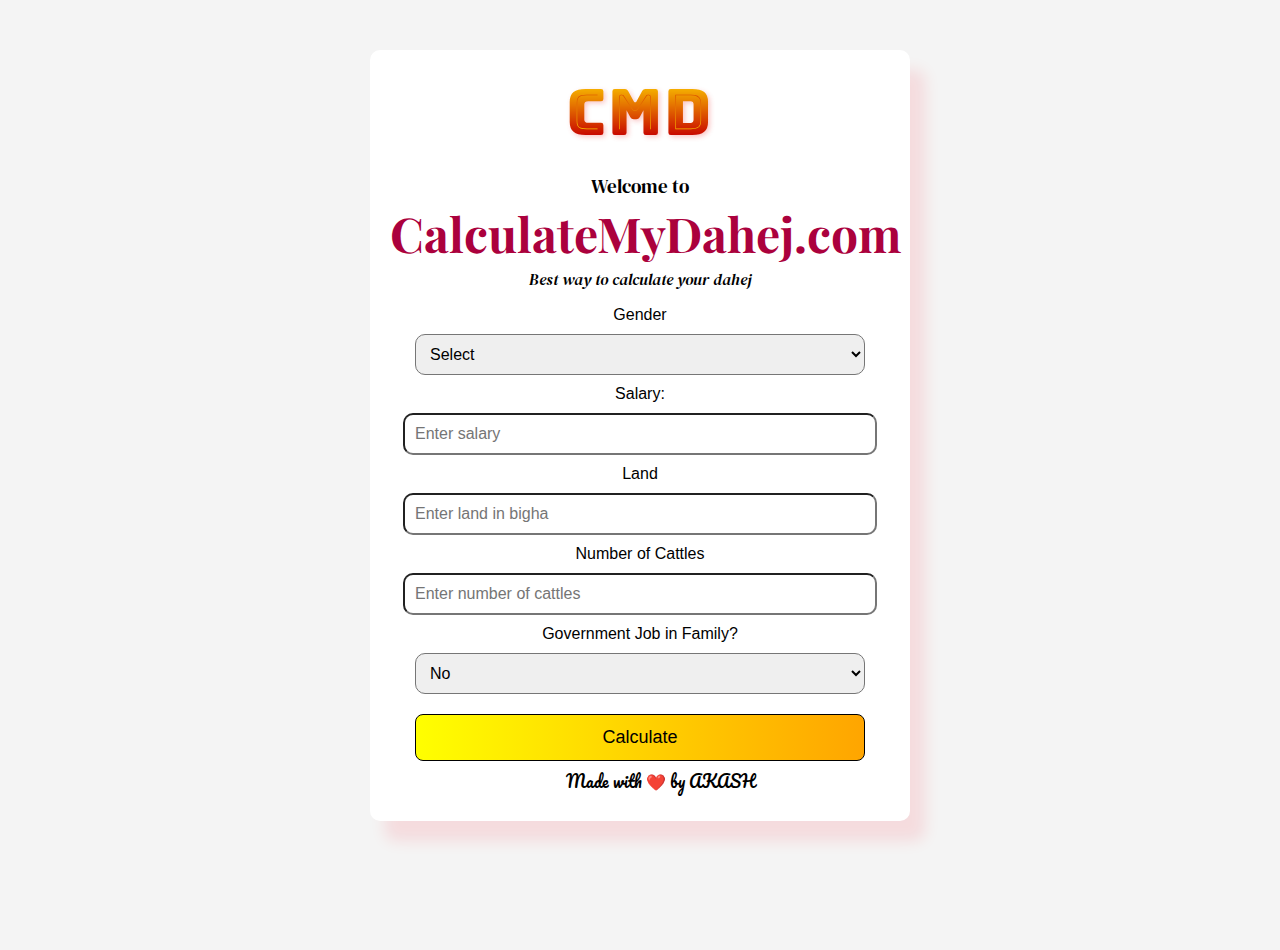
<file: CMD/index.html>
<!DOCTYPE html>
<html lang="en">
<head>
    <meta charset="UTF-8">
    <meta name="viewport" content="width=device-width, initial-scale=1.0">
    <title>CalculateMyDahej.com</title>
    <link rel="stylesheet" href="styles.css">

    <link rel="preconnect" href="https://fonts.googleapis.com">
<link rel="preconnect" href="https://fonts.gstatic.com" crossorigin>
<link href="https://fonts.googleapis.com/css2?family=Boldonse&family=Bungee+Tint&display=swap" rel="stylesheet">
</head>
<body>
    <div class="container">
        <h1>CMD</h1>
        <p class="welcome-text">Welcome to</p>
        <h2 class="site-name">CalculateMyDahej.com</h2>
        
        <p class="para"><i>Best way to calculate your dahej</i></p>
        
        <label>Gender</label>
        <select id="gender">
            <option value="">Select</option>
            <option value="M">Male</option>
            <option value="F">Female</option>
        </select>
        
        <label>Salary:</label>
        <input type="number" id="salary" placeholder="Enter salary">
        
        <label>Land</label>
        <input type="number" id="khet" placeholder="Enter land in bigha">
        
        <label>Number of Cattles</label>
        <input type="number" id="cows" placeholder="Enter number of cattles">
        
        <label>Government Job in Family?</label>
        <select id="govtJob" onchange="togglePost()">
            <option value="No">No</option>
            <option value="Yes">Yes</option>
        </select>
        
        <div id="post-section" style="display:none;">
            <label>Government Job Post:</label>
            <input type="text" id="post" placeholder="Enter post">
        </div>
        
        <button id="calculate-btn" onclick="calculateDahej()">Calculate</button>

        <p class="footer">Made with ❤️ by AKASH</p>
    </div>
    
    <div class="popup" id="popup">
        <!-- Inside the popup div -->
<div class="loading" id="loading"></div>
<h2 id="popup-text">Calculating...</h2>

    </div>
    
    <script src="script.js"></script>
</body>
</html>
</file>
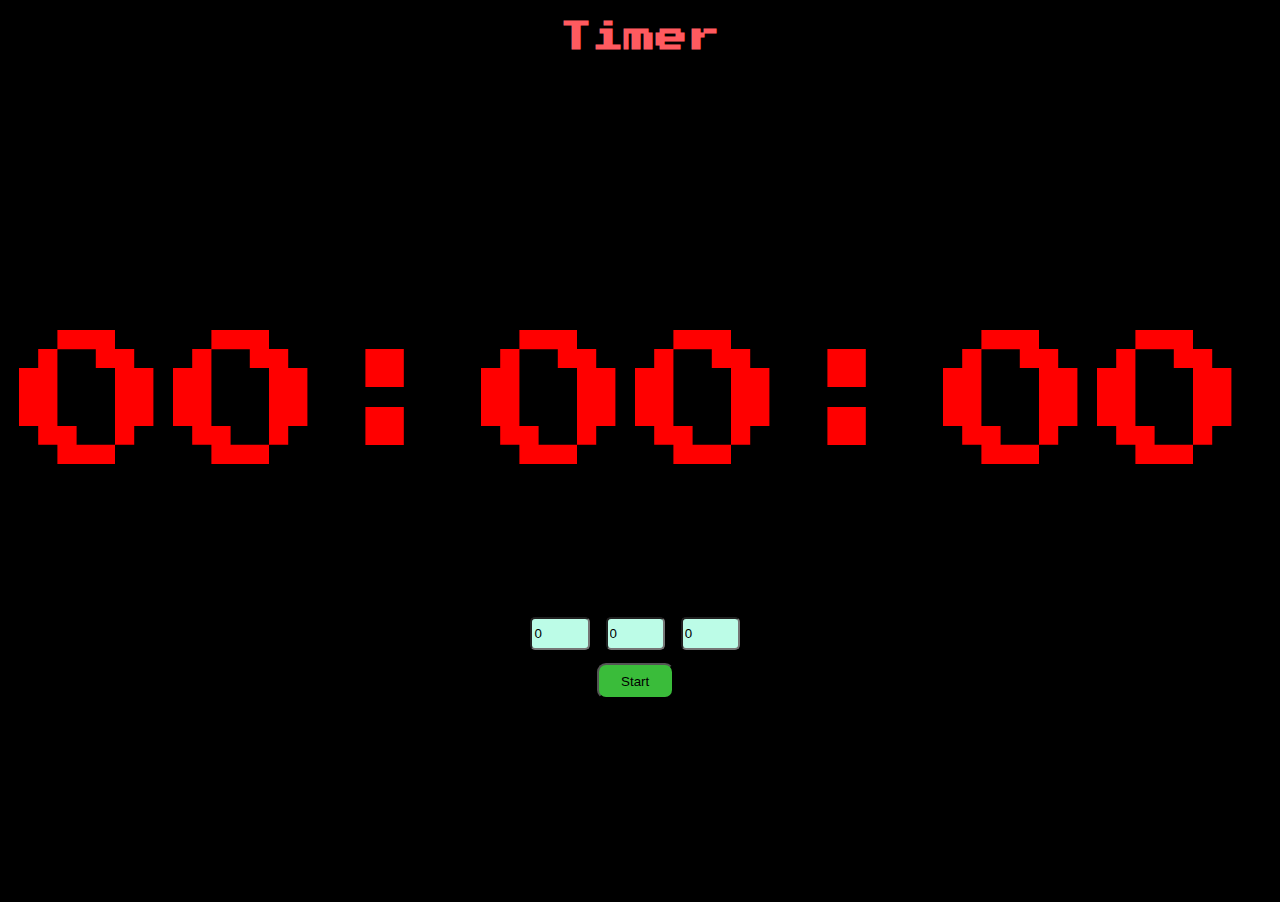
<file: Timer/index.html>
<!DOCTYPE html>
<html lang="en">
<head>
    <meta charset="UTF-8">
    <meta name="viewport" content="width=device-width, initial-scale=1.0">
    <title>Timer</title>
    <link rel="stylesheet" href="style.css">
    <script src="script.js" defer></script>
    <link href="https://fonts.googleapis.com/css2?family=Press+Start+2P&display=swap" rel="stylesheet">

</style>

</head>
<body>
    <h1 style="color:#ff5a5f;"><center>Timer</center></h1>
    <div class="container">
        <div class="cont">
            
            <div class="timer" id="timerDisplay">00:00:00</div>
            <div class="upper">

                <div class="set">
    
                    <input type="number" id="hours" value="0" min="0" placeholder="HR">
                    <input type="number" id="minutes" value="0" min="0" placeholder="MINS">
                    <input type="number" id="seconds" value="0" min="0" placeholder="SEC">
                </div>
                <div class="start">
                    <button id="start-btn" >Start</button>
                    <!-- <button id="start-btn" >Start</button> -->
                </div>
            </div>
            <div class="add-buttons">
                
                <button id="Edit" >Edit timer</button>
                <button id="Reset" >Reset</button>
                <button id="Stop" >Stop</button>
                
            </div>
        </div>

    </div>

    
</body>
</html>
</file>
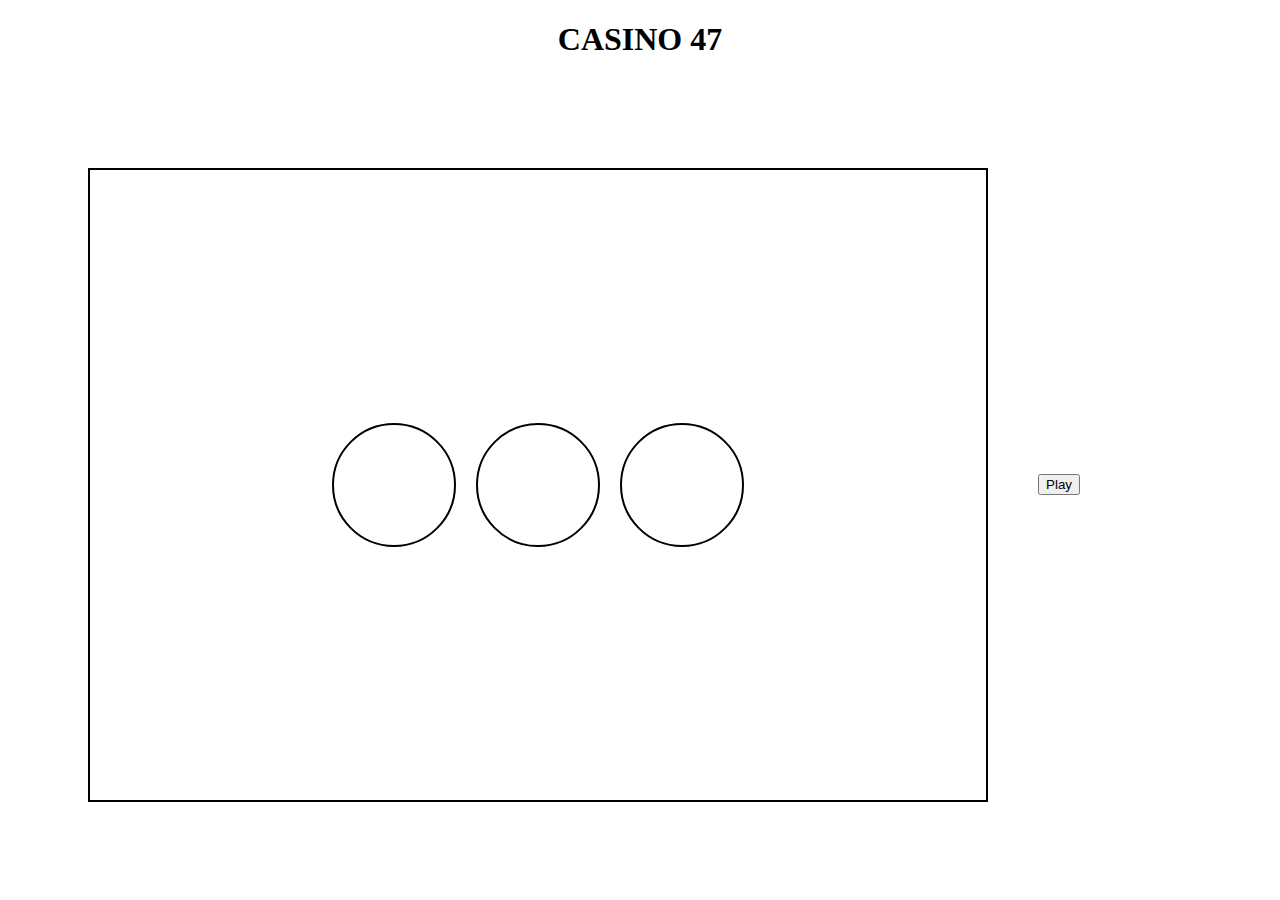
<file: CasinoGame.html>
<!DOCTYPE html>
<html lang="en">
<head>
    <meta charset="UTF-8">
    <meta name="viewport" content="width=device-width, initial-scale=1.0">
    <title>Casino 47 </title>
    <style>
        .h1{
            text-align: center;
            font-family: Broadway;
        }
        .container{
            height: 90vh;
            width: 90vw;
            display: flex;
            align-items: center;
            justify-content: center;
        }
       .div{
            height: 70vh;
            width: 70vw;
            border: 2px solid black;
            display: flex;
            justify-content: center;
            align-items: center;

        }
        button{
            margin-left: 50px;
            margin-bottom: 0px;
            
        }
      
        
        .box {
  margin: 10px;
  padding: 10px;
  height: 100px;
  width: 100px;
  border: 2px solid black;
  border-radius: 50%;
  display: flex;
  justify-content: center;
  align-items: center;
  background-size: cover; 
  background-position: center; 
}

/* .box1 {
  background-image: url('GF.jpeg');
}
.box2 {
  background-image: url('batman.png'); 
}
.box3 {
  background-image: url('iron-man.png'); 
} */
    </style>
</head>
<body>
   
    <h1 class="h1">CASINO 47</h1>
    <div class="container">
        <div class="div">
           
                <div class="box box1" ></div>
                <div class="box box2"></div>
                <div class="box box3"></div>
                
                  
                  
              
            </div>
            <button class="btn">Play</button>
    </div>
   
</body>
<script src="47.js"></script>
</html>
</file>
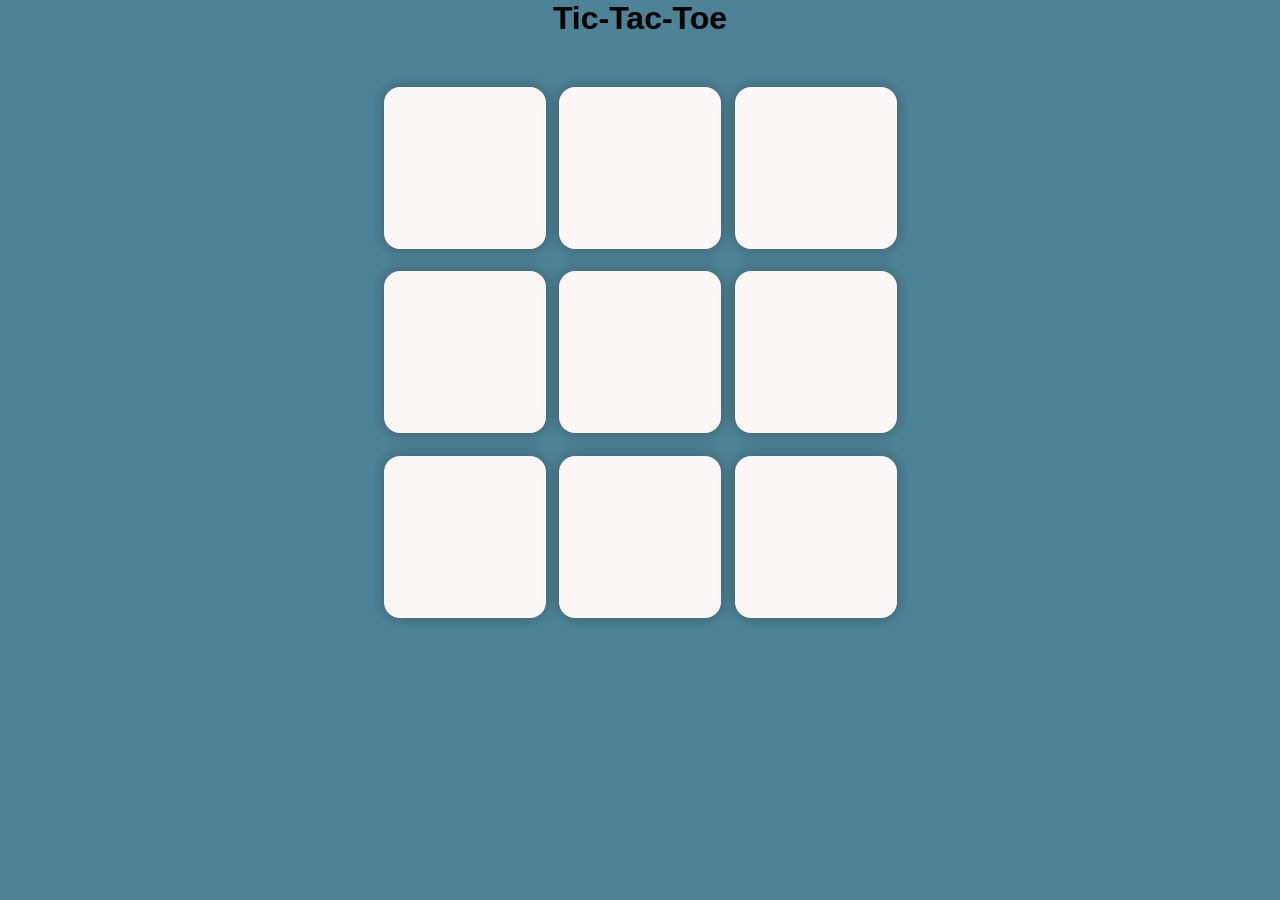
<file: Tic-Tac-Toe.html>
<!DOCTYPE html>
<html lang="en">
<head>
    <meta charset="UTF-8">
    <meta name="viewport" content="width=device-width, initial-scale=1.0">
    <title>Tic-Tac-Toe</title>
    <link rel="stylesheet" href="ttt.css">
</head>
<body><h1>Tic-Tac-Toe</h1>
    <div class="container">
        <div class="game">
             <!-- <div class="box"> -->

                 <button class="box"></button>
                 <button class="box"></button>
                 <button class="box"></button>
                 <button class="box"></button>
                 <button class="box"></button>
                 <button class="box"></button>
                 <button class="box"></button>
                 <button class="box"></button>
                 <button class="box"></button>
                 <div class="notify hide">
                    <!-- <p id="msg">Winner</p> -->
                    
                </div>
                <button class="btn hide">New game</button>
            <!-- </div> -->
        </div>
    </div>
    <script src="ttt.js"></script>
</body>
</html>
</file>
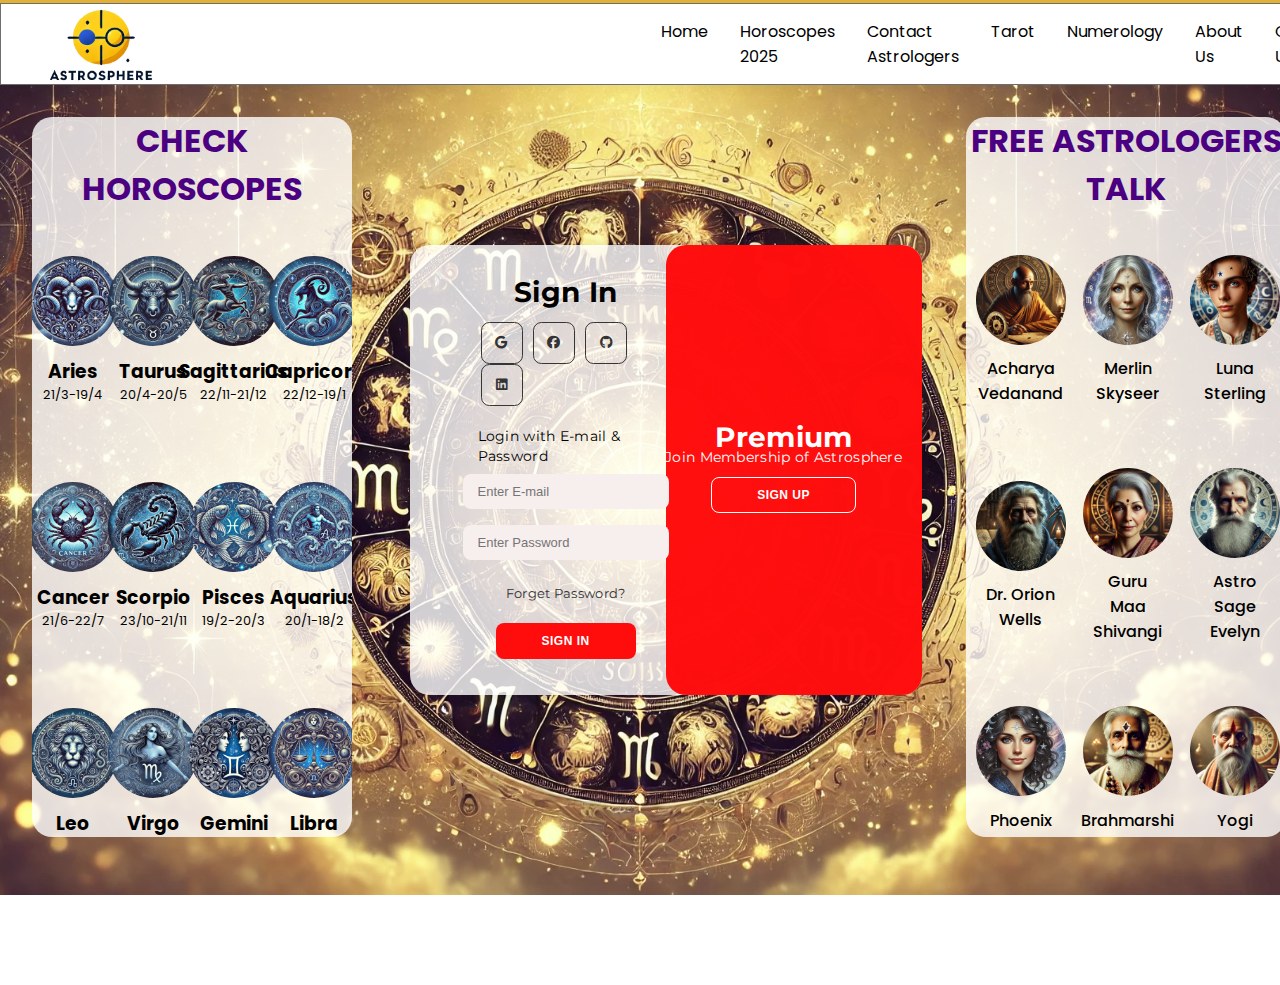
<file: astro3/astro.html>
<!DOCTYPE html>
<html lang="en">

<head>
  <meta charset="UTF-8">
  <meta name="viewport" content="width=device-width, initial-scale=1.0">
  <title>AstroSphere</title>
  <link rel="stylesheet" href="style.css">
  <script src="script.js" defer></script>
  <link href="https://fonts.googleapis.com/css2?family=Dancing+Script&display=swap" rel="stylesheet">
  <link href="https://fonts.googleapis.com/css2?family=Poppins:wght@200;400;500;600;700&display=swap" rel="stylesheet">
  <link href="https://fonts.googleapis.com/css2?family=Montserrat:wght@400;500;600;700&display=swap" rel="stylesheet">

  <link rel="stylesheet" href="https://cdnjs.cloudflare.com/ajax/libs/font-awesome/6.5.1/css/all.min.css">
</head>

<body>
  <div class="line"></div>
  <nav>
    <img src="astro.png" alt="">
    <div class="menu">
      <ul>
        <li>Home</li>
        <li>Horoscopes 2025</li>
        <li>Contact Astrologers</li>
        <li>Tarot</li>
        <li>Numerology</li>
        <li>About Us</li>
        <li>Contact Us</li>
        <!-- <li><img src="key.png" alt=""> Sign in</li> -->
      </ul>
      <a href="#" class="sign-in">
        <img src="key.png" alt="Sign In"> Sign In
      </a>
    </div>
    <!-- <div class="menu">Home   Horoscopes 2025    Contact Astrologers     About Us    Contact Us </div> -->
  </nav>
  <main>
    <img class="background-image" src="bg.webp" alt="Background">
    <div class="box-container">
      <div class="box box1">
        <h1>

          <center>CHECK HOROSCOPES</center>
        </h1>
        <div class="sign">



          <div class="info-boxes ib1">
            <div class="z z1">
              <img src="aries.webp" alt="">

            </div>
            <div class="ib-name">
              <h3>Aries</h3>
              <p>21/3-19/4</p>

            </div>

          </div>
          <div class="info-boxes ib1">
            <div class="z z1">
              <img src="cancer.webp" alt="">
            </div>
            <div class="ib-name">
              <h3>Cancer</h3>
              <p>21/6-22/7</p>

            </div>
          </div>
          <div class="info-boxes ib1">
            <div class="z z1">
              <img src="leo.webp" alt="">
            </div>
            <div class="ib-name">
              <h3>Leo</h3>
              <p>23/7-22/8</p>

            </div>

          </div>
          <div class="info-boxes">
            <div class="z z1">
              <img src="taurus.webp" alt="">
            </div>
            <div class="ib-name">
              <h3>Taurus</h3>
              <p>20/4-20/5</p>

            </div>

          </div>
          <div class="info-boxes">
            <div class="z z1">
              <img src="scorpio.webp" alt="">
            </div>
            <div class="ib-name">
              <h3>Scorpio</h3>
              <p>23/10-21/11</p>

            </div>

          </div>
          <div class="info-boxes">
            <div class="z z1">
              <img src="virgo.webp" alt="">
            </div>
            <div class="ib-name">
              <h3>Virgo</h3>
              <p>23/8-22/9</p>

            </div>

          </div>
          <div class="info-boxes">
            <div class="z z1">
              <img src="sagittarius.webp" alt="">
            </div>
            <div class="ib-name">
              <h3>Sagittarius</h3>
              <p> 22/11-21/12</p>

            </div>

          </div>
          <div class="info-boxes">
            <div class="z z1">
              <img src="pisces.webp" alt="">
            </div>
            <div class="ib-name">
              <h3>Pisces</h3>
              <p> 19/2-20/3</p>

            </div>

          </div>
          <div class="info-boxes">
            <div class="z z1">
              <img src="gemini.webp" alt="">
            </div>
            <div class="ib-name">
              <h3>Gemini</h3>
              <p> 21/5-20/6</p>

            </div>

          </div>
          <div class="info-boxes">
            <div class="z z1">
              <img src="capricorn.webp" alt="">
            </div>
            <div class="ib-name">
              <h3>Capricorn</h3>
              <p> 22/12-19/1</p>

            </div>

          </div>
          <div class="info-boxes">
            <div class="z z1">
              <img src="aquarius.webp" alt="">
            </div>
            <div class="ib-name">
              <h3>Aquarius</h3>
              <p>20/1-18/2</p>

            </div>

          </div>
          <div class="info-boxes">
            <div class="z z1">
              <img src="libro.webp" alt="">
            </div>
            <div class="ib-name">
              <h3>Libra</h3>
              <p>23/9-22/10</p>

            </div>

          </div>




        </div>
        <div class="box1 infob1"></div>
      </div>
      <!-- <h1>
        <center> PREMIUM SERVICES</center>

      </h1>
      <p>
        <center>

          Sign Up for Free & consult
          with award winning astrologers
        </center>
      </p>
      <div class="b2-container">

        <h2>Sign Up</h2>
        <input type="tel" placeholder="+91 Enter Phone Number" pattern="[0-9]{10}" required>

        <h2>Login</h2>
        <input type="email" placeholder="Enter Email" required>
        <input type="password" placeholder="Enter Password" required>

        <button>Sign Up</button>
        <button>Login</button>

      </div> -->
      <div class="box box2">
        <div class="box2-container" id="box2-container">

           <div class="form-container sign-up">
            <form>
              <h1>Create Account</h1>
              <div class="social-icons">
                <a href="#" class="social-icon"><i class="fab fa-google"></i></a>
                <a href="#" class="social-icon"><i class="fab fa-facebook"></i></a>
                <a href="#" class="social-icon"><i class="fab fa-github"></i></a>
                <a href="#" class="social-icon"><i class="fab fa-linkedin"></i></a>
  
              </div>
              <span>Register with E-mail</span>
              <input type="text" placeholder="Name">
              <input type="email" placeholder="Enter E-mail">
              <input type="password" placeholder="Enter Password">
              <button>Sign Up</button>
            </form>
          </div> 
          <div class="form-container sign-in">
            <form>
              <h1>Sign In</h1>
              <div class="social-icons">
                <a href="#" class="social-icon"><i class="fab fa-google"></i></a>
                <a href="#" class="social-icon"><i class="fab fa-facebook"></i></a>
                <a href="#" class="social-icon"><i class="fab fa-github"></i></a>
                <a href="#" class="social-icon"><i class="fab fa-linkedin"></i></a>
              </div>
              <span>Login with E-mail & Password</span>
  
              <input type="email" placeholder="Enter E-mail">
              <input type="password" placeholder="Enter Password">
              <a href="#">Forget Password?</a>
              <button>Sign In</button>
            </form>
          </div>
          <div class="toggle-container">
            <div class="toggle">
              <div class="toggle-panel toggle-left">
                <h1>Premium Services</h1>
                <p>Sign in with ID and Password to get the 
                  premium services by Astrosphere</p>
                <button class="hidden" id="login">Sign In</button>
                <!-- <button  id="login">Sign In</button> -->
  
              </div>
              <div class="toggle-panel toggle-right">
                <h1>Premium</h1>
                <p>Join Membership of Astrosphere</p>
                <button class="hidden" id="register">Sign Up</button>
                <!-- <button  id="register">Sign Up</button> -->
  
              </div>
            </div>
          </div>
        </div>
      </div>
      <div class="box box3">
        <h1>
          <center> FREE ASTROLOGERS TALK</center>

        </h1>
        <div class="sign">

          <div class="info-boxes ib1">
            <div class="z z1">
              <img src="a1.webp" alt="">

            </div>
            <div class="ib-name">
              <p>Acharya Vedanand</p>

            </div>

          </div>
          <div class="info-boxes ib1">
            <div class="z z1">
              <img src="a2.webp" alt="">
            </div>
            <div class="ib-name">
              <p>Dr. Orion Wells</p>

            </div>
          </div>
          <div class="info-boxes ib1">
            <div class="z z1">
              <img src="a3.webp" alt="">
            </div>
            <div class="ib-name">
              <p>Phoenix Astara</p>

            </div>

          </div>
          <div class="info-boxes">
            <div class="z z1">
              <img src="a4.webp" alt="">
            </div>
            <div class="ib-name">
              <p>Merlin Skyseer</p>

            </div>

          </div>
          <div class="info-boxes">
            <div class="z z1">
              <img src="a5.webp" alt="">
            </div>
            <div class="ib-name">
              <p>Guru Maa Shivangi</p>

            </div>

          </div>
          <div class="info-boxes">
            <div class="z z1">
              <img src="a6.webp" alt="">
            </div>
            <div class="ib-name">
              <p>Brahmarshi Satyanand</p>

            </div>

          </div>
          <div class="info-boxes">
            <div class="z z1">
              <img src="a7.webp" alt="">
            </div>
            <div class="ib-name">
              <p>Luna Sterling</p>

            </div>


          </div>
          <div class="info-boxes">
            <div class="z z1">
              <img src="a8.webp" alt="">
            </div>
            <div class="ib-name">
              <p>Astro Sage Evelyn </p>

            </div>

          </div>
          <div class="info-boxes">
            <div class="z z1">
              <img src="a9.webp" alt="">
            </div>
            <div class="ib-name">
              <p>Yogi Chaitanyanath</p>

            </div>

          </div>






          <!-- <div class="ss ss1">

            <div class="z z1">
              <img src="a1.webp" alt="">

            </div>
            <div class="z z1">
              <img src="a2.webp" alt="">
            </div>
            <div class="z z1">
              <img src="a3.webp" alt="">
            </div>


          </div>
          <div class="ss names">
            <div class="info">

              <p>Acharya Vedanand</p>
             
            </div>
            <div class="info">

              <p>Astro Sage Evelyn</p>
            </div>
            <div class="info">

              <p>Phoenix Astara
              </p>
            </div>

          </div>
          <div class="ss">

            <div class="z z2">
              <img src="a4.webp" alt="">
            </div>
            <div class="z z2">
              <img src="a5.webp" alt="">
            </div>
            <div class="z z2">
              <img src="a6.webp" alt="">
            </div>

          </div>
          <div class="ss names">
            <div class="info">

              <p>Luna Sterling</p>
            </div>
            <div class="info">

              <p>Guru Maa Shivangi
              </p>
            </div>
            <div class="info">

              <p>Brahmarshi Satyanand</p>
            </div>

          </div>
          <div class="ss">

            <div class="z z3">
              <img src="a7.webp" alt="">
            </div>
            <div class="z z3">
              <img src="a8.webp" alt="">
            </div>
            <div class="z z3">
              <img src="a9.webp" alt="">
            </div>

          </div>
          <div class="ss names">
            <div class="info">

              <p>Merlin Skyseer</p>
            </div>
            <div class="info">

              <p>Dr. Orion Wells</p>
            </div>
            <div class="info">

              <p>Yogi Chaitanyanath</p>
            </div>

          </div>

 -->




        </div>
      </div>
    </div>
  </main>
</body>

</html>
</file>
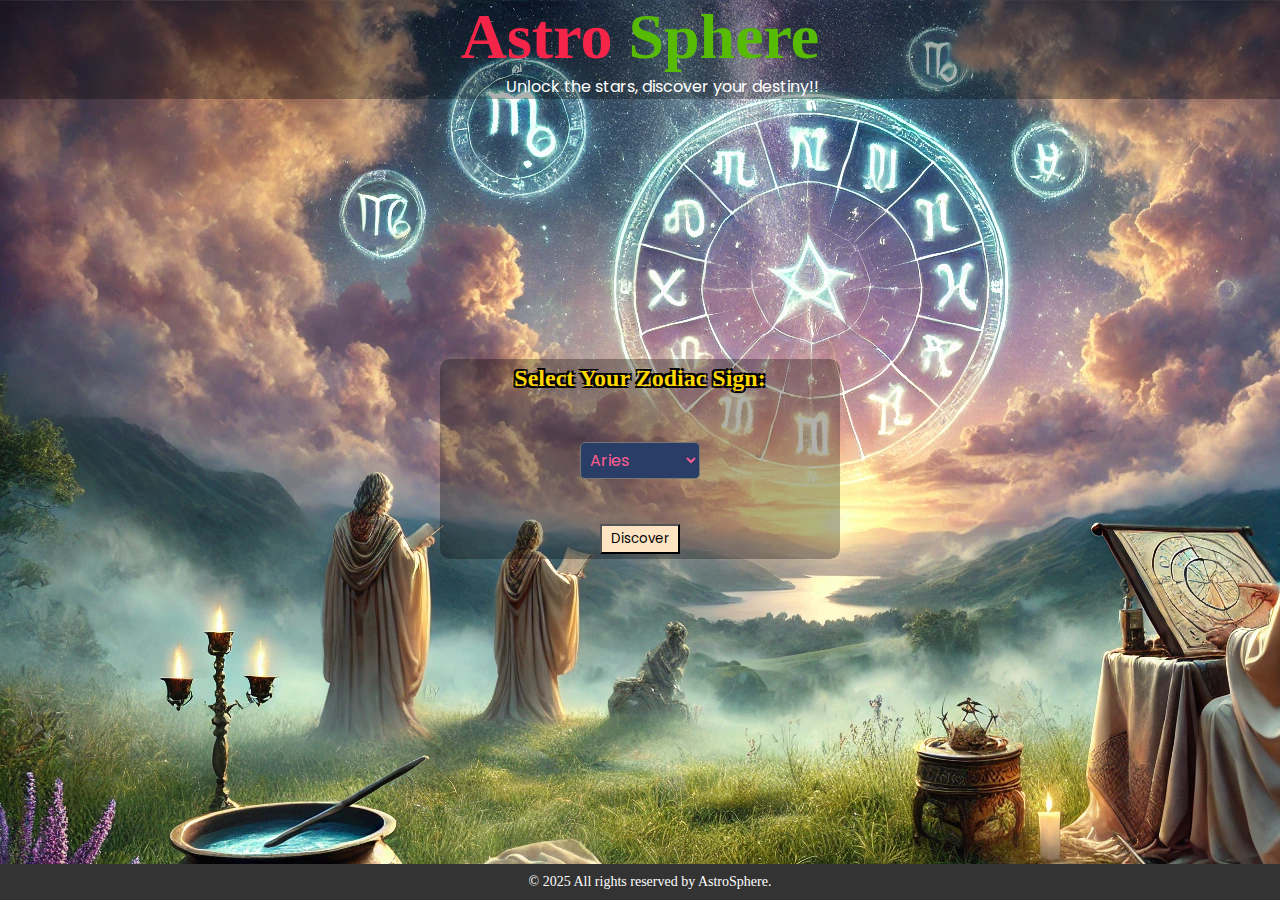
<file: AstroSphere/astro.html>
<!DOCTYPE html>
<html lang="en">

<head>
    <meta charset="UTF-8">
    <meta name="viewport" content="width=device-width, initial-scale=1.0">
    <title>AstroSphere</title>
    <link rel="stylesheet" href="style.css">
    <link href="https://fonts.googleapis.com/css2?family=Dancing+Script&display=swap" rel="stylesheet">
    <link href="https://fonts.googleapis.com/css2?family=Poppins:wght@400;500;600;700&display=swap" rel="stylesheet">






    <script src="script.js" defer></script>
</head>

<body>
    <main>
        <nav>

            <div class="titleN">

                <h1><span style="color:#F52549;">Astro</span>
                <!-- <h1><span style="color:#57bb06;">Astro</span> -->
                    <span style="color:#57bb06;">Sphere</span>
                    <!-- <span style="color:#08fade;">Sphere</span> -->
                    <!-- <span style="color:#E4EA8C;">Sphere</span> -->
                </h1>
                <p style="color:#ffffff">Unlock the stars, discover your destiny!!</p>
            </div>
        </nav>
        <div class="container">
            <div class="scont">

                <h2>Select Your Zodiac Sign: </h2>

                <select id="zodiac" name="zodiac">
                    <option value="Aries Horoscope">Aries</option>
                    <option value="Taurus Horoscope">Taurus</option>
                    <option value="Gemini Horoscope">Gemini</option>
                    <option value="Cancer Horoscope">Cancer</option>
                    <option value="Leo Horoscope">Leo</option>
                    <option value="Virgo Horoscope">Virgo</option>
                    <option value="Libra Horoscope">Libra</option>
                    <option value="Scorpio Horoscope">Scorpio</option>
                    <option value="Sagittarius Horoscope">Sagittarius</option>
                    <option value="Capricorn Horoscope">Capricorn</option>
                    <option value="Aquarius Horoscope">Aquarius</option>
                    <option value="Pisces Horoscope">Pisces</option>
                </select>
                
                <button class="submit">Discover</button>
            </div>

            <div class="info">
                <h1>Capricorn</h1>
                <p>Description : <span class="spnone"></span></p>
                <p>Lucky Number : <span class="spntwo"></span></p>
                <p>Compatibility : <span class="spnthree"></span></p>
                <p>Mood : <span class="spnfour"></span ></p>
                <p>Color : <span class="spnfive"></span></p>
                <p>Suggestion : <span class="spnsix"></span></p>
            </div>
        </div>
    </main>
    <footer>
        <p>&copy; 2025 All rights reserved by AstroSphere.</p>
    </footer>

</body>

</html>
</file>
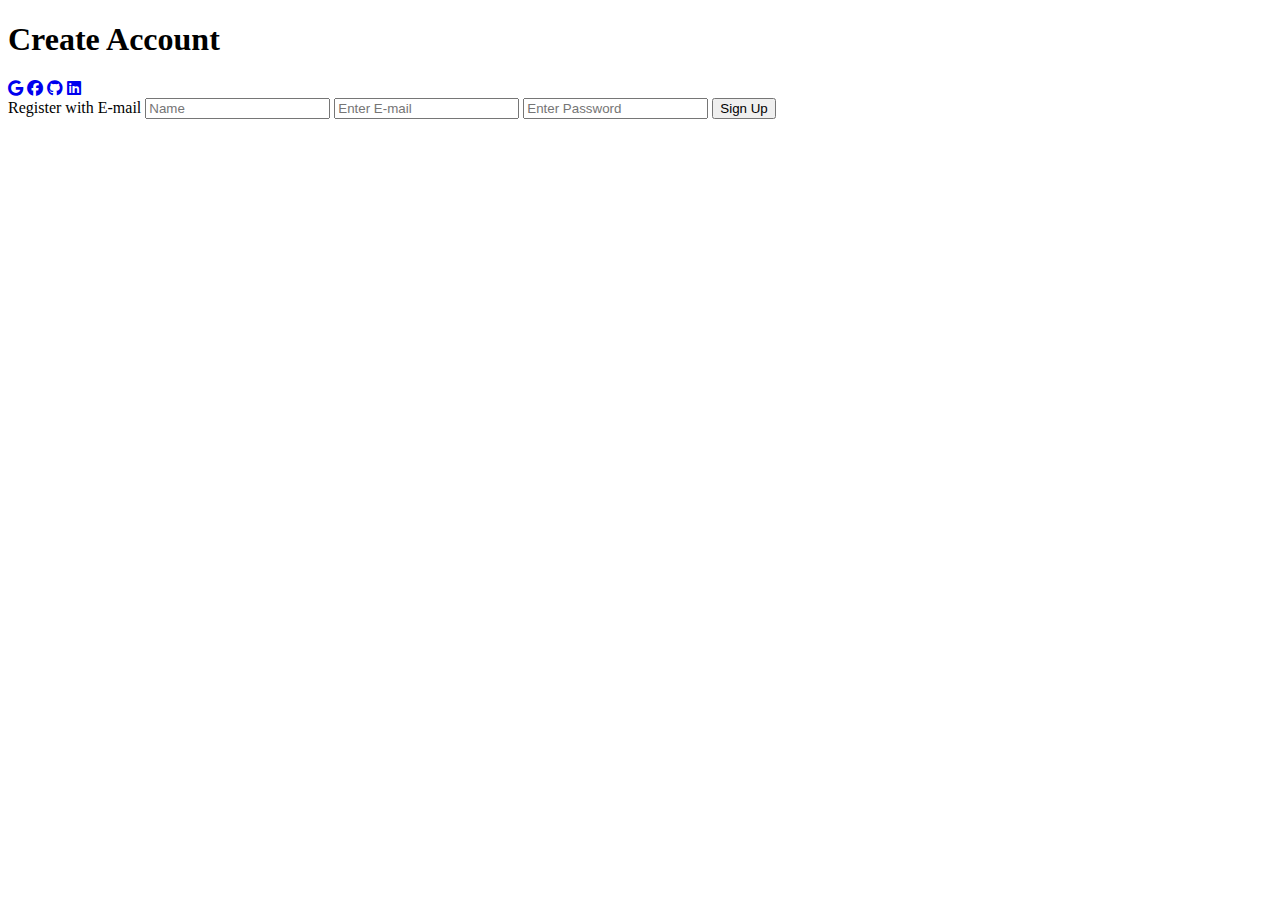
<file: astro3/testing/t.html>
<!DOCTYPE html>
<html lang="en">
<head>
    <meta charset="UTF-8">
    <meta name="viewport" content="width=device-width, initial-scale=1.0">
    <title>Document</title>
    <link rel="stylesheet" href="https://cdnjs.cloudflare.com/ajax/libs/font-awesome/6.5.1/css/all.min.css">

</head>
<body>
    <div class="container">
        <div class="form-container">
            <form>
                <h1>Create Account</h1>
                <div class="social-icons">
                  <a href="#" class="social-icon"><i class="fab fa-google"></i></a>
                  <a href="#" class="social-icon"><i class="fab fa-facebook"></i></a>
                  <a href="#" class="social-icon"><i class="fab fa-github"></i></a>
                  <a href="#" class="social-icon"><i class="fab fa-linkedin"></i></a>
                 
                </div>
                <span>Register with E-mail</span>
                <input type="text" placeholder="Name">
                <input type="email" placeholder="Enter E-mail">
                <input type="password" placeholder="Enter Password">
                <button>Sign Up</button>
              </form>
        </div>
    </div>
    
</body>
</html>
</file>
<file: CMD/styles.css>
@import url('https://fonts.googleapis.com/css2?family=Boldonse&family=Playfair+Display:ital,wght@0,400..900;1,400..900&display=swap');

@import url('https://fonts.googleapis.com/css2?family=Crete+Round:ital@0;1&display=swap');

@import url('https://fonts.googleapis.com/css2?family=Gravitas+One&display=swap');
@import url('https://fonts.googleapis.com/css2?family=Dancing+Script:wght@400..700&display=swap');
@import url('https://fonts.googleapis.com/css2?family=Pacifico&display=swap');
@import url('https://fonts.googleapis.com/css2?family=DM+Serif+Display:ital@0;1&display=swap');
@import url('https://fonts.googleapis.com/css2?family=Bungee+Spice&display=swap');
@import url('https://fonts.googleapis.com/css2?family=Press+Start+2P&display=swap');
body {
    font-family: 'Arial', sans-serif;
    text-align: center;
    margin: 0;
    padding: 0;
    background-color: #f4f4f4;
    position: relative;
    min-height: 100vh;
}
.container {
    max-width: 500px;
    margin: 50px auto;
    background: white;
    padding: 20px;
    border-radius: 10px;
    box-shadow: 15px 20px 15px rgba(255, 0, 34, 0.1);
    position: relative;
    padding-bottom: 50px; /* To give space for footer */
}

h1 {
    color: #fab326; /* Yellowish red */
    /* font-family: 'Cursive', sans-serif; */
    font-size: 4em; /* Larger size for emphasis */
    margin: 0;
    letter-spacing: 2px; /* Add some letter spacing for a more stylish look */
    text-shadow: 2px 2px 5px rgba(239, 69, 69, 0.3); /* Subtle text shadow for better visual appeal */

    font-family: "Bungee Spice", system-ui;
  font-weight: 400;
  font-style: normal;

}

.welcome-text {
    color: black;
    font-size: 1.2em;
    margin-bottom: 2px;
    font-family: "DM Serif Display", serif;
    font-weight: 400;
    font-style: normal;
}

.site-name {
    color: #ab013d; /* Pinkish red with blackish shade */
    font-size: 3.0em; /* Slightly smaller size than h1 */
    margin-top:0;
    margin-bottom:3px;
    padding: 0;
    /* font-family: 'Georgia', serif;  */
    /* font-weight: bold; */
    /* text-transform: uppercase; */
    /* letter-spacing: 1px; */

    font-optical-sizing: auto;
    font-family: "Playfair Display", serif;
    
    font-style: normal;
}
.para{
    margin-top: 1px;
    font-family: "DM Serif Display", serif;
}
input, select, button {
    width: 90%; /* Reduced button width */
    margin: 10px 0;
    padding: 10px;
    font-size: 16px;
    border-radius: 10px; /* Added border radius to inputs */
    font-family: 'Cursive', sans-serif; /* Stylish font for input labels */
}

@media (max-width: 600px) {
    .container {
        width: 90%;
    }
   
}

/* .popup {
    position: fixed;
    top: 50%;
    left: 50%;
    transform: translate(-50%, -50%);
    background: white;
    padding: 20px;
    box-shadow: 0 0 10px black;
    display: none;
} */

/* .popup {
    position: fixed;
    top: 50%;
    left: 50%;
    transform: translate(-50%, -50%);
    background: linear-gradient(to right, #ed826f, #ffb84d, #6d3825); 
    color: rgb(2, 1, 1);
    padding: 20px;
    box-shadow: 0 0 15px rgba(0, 0, 0, 0.5); 
    border-radius: 10px;
    font-family: 'Arial', sans-serif;
    font-size: 18px;
    display: none;
    text-align: center;
    z-index: 1000; 
}

.popup h2 {
    margin: 0;
    font-size: 1.8em;
    
}

.popup h1 {
    font-size: 2.5em;
    margin-top: 10px;
    color: red;
    
} */


.popup {
    position: fixed;
    top: 50%;
    left: 50%;
    transform: translate(-50%, -50%);
    background: linear-gradient(to right, #ff6347, #ffb84d, #ff7f50);
    color: white;
    padding: 20px;
    box-shadow: 0 0 15px rgba(0, 0, 0, 0.5);
    border-radius: 10px;
    font-family: 'Arial', sans-serif;
    font-size: 18px;
    display: none; /* Initially hidden */
    text-align: center;
    z-index: 1000;
}

.popup h2 {
    margin: 0;
    font-size: 1.8em;
    font-family: "Playfair Display", serif;
}


@import url('https://fonts.googleapis.com/css2?family=Press+Start+2P&display=swap');
.popup h1 {
    font-size: 2.5em;
    margin-top: 10px;
    font-family: 'Press Start 2P',sans-serif;
    color: black; /* Amount color changed to black */
}
.loading {
    border: 8px solid #f3f3f3; 
    border-top: 8px solid #ff6347; 
    border-radius: 50%;
    width: 50px;
    height: 50px;
    animation: spin 2s linear infinite;
    margin: 20px auto;
}

@keyframes spin {
    0% { transform: rotate(0deg); }
    100% { transform: rotate(360deg); }
} 

#popup-text {
    font-size: 1.5em;
    margin-top: 15px;
}






#calculate-btn {
    background: linear-gradient(to right, yellow, orange);
    border: none;
    padding: 12px;
    font-size: 18px;
    border-radius: 8px;
    transition: all 0.3s ease-in-out;
    border: 1px solid black;
}

#calculate-btn:hover {
    background: linear-gradient(to right, pink, red, black);
    transform: scale(1.1);
    box-shadow: 0px 0px 15px rgba(0, 0, 0, 0.5);
}

@media (max-width: 600px) {
    body{
        background-color: rgb(78, 77, 77);
    }
    
    #calculate-btn{

        background: linear-gradient(to right, pink, red, black);
    } 
    .container {
        
        box-shadow: 15px 20px 15px rgba(0, 225, 255, 0.1);
       
    }
}
.footer {
    position: absolute;
    bottom: 10px;
    width: 100%;
    text-align: center;
    font-family: "Pacifico", cursive;
    font-optical-sizing: auto;
    /* font-weight: <weight>; */
    font-style: normal;
}
</file>
<file: Timer/style.css>
body {
    font-family: 'Press Start 2P', cursive;
    
    background-color: black;
}

.container{
    height: 91vh;
    width: 98vw;
    display: flex;
    justify-content: center;
    align-items: center;
    /* flex-direction: column; */
    /* border: 1px solid rgb(43, 249, 43); */
    /* border: 1px solid rgb(249, 43, 43); */
}
.cont{
    height: 60vh;
    width: 90vw;
    /* border: 1px solid rgb(43, 249, 43); */
    display: flex;
    flex-direction: column;
    align-items:center;
    gap: 1.2rem;
}
.upper{
    display: flex;
    justify-content: center;
    align-items: center;
    flex-direction: column;
    gap: 0.8rem;
    /* border: 2px solid yellow;  */
}

.set input{
    height: 3vh;
    width: 4vw;
    border-radius: 5px;
    background-color: rgb(188, 252, 231);
    box-shadow: red;
}

.start button{
    background-color: #3abc3a;
    height: 4vh;
    width: 6vw;
    border-radius: 9px;
}
.start :hover{
    width:6.5vw;
    height: 4.5vh;
    box-shadow: 4px 4px 6px rgb(139, 247, 100);
}
.timer{
    /* border: 2px solid blueviolet; */
    height: 80%;
    width: 100%;
    color: red;
    /* color: #2cf629; */
    display: flex;
    justify-content: center;
    align-items: center;
    font-size: 12vw;
}
.add-buttons button{
    height: 4vh;
    width: 6vw;
    visibility: hidden;
}
.add-buttons :first-child{
    background-color: rgb(2, 175, 214);
}
#Edit :hover{
    
        width:6.5vw;
        height: 4.5vh;
        box-shadow: 4px 4px 6px rgb(93, 211, 240);
  
}
.add-buttons :nth-child(2){
    background-color: rgb(239, 225, 66);
}
#Reset :hover{
    width:6.5vw;
    height: 4.5vh;
    box-shadow: 4px 4px 6px rgb(238, 240, 93);
}


.add-buttons :nth-child(3){
    background-color: rgb(239, 75, 75);
}
#Stop :hover{
    width:6.5vw;
    height: 4.5vh;
    box-shadow: 4px 4px 6px rgb(240, 93, 93);
}
/* .add-buttons{
    border: 1px solid red;
    height: 4vh;
    width: 8vw;
    display: none;
} */
</file>
<file: ttt.css>
* {
    margin: 0;
    padding: 0;
  }
  
  body {
    text-align: center;
  
    background-color:#4e8397;
  }
  h1{
    font-family: 'Gill Sans', 'Gill Sans MT', Calibri, 'Trebuchet MS', sans-serif;
  }
  .container {
    height: 70vh;
    width: 100vw;
    display: flex;
    align-items: center;
    justify-content: center;
  }
  
  .game {
    height: 60vmin;
    width: 60vmin;
    display: flex;
    align-items: center;
    justify-content: center;
    flex-wrap: wrap;
    gap: 1.5vmin;
    position: relative;
  }
  
  .box {
    height: 18vmin;
    width: 18vmin;
    border-radius: 1rem;
    background-color: hwb(0 97% 1%);
    border: none;
    box-shadow: 0 0 1rem rgba(0, 0, 0, 0.3);
    font-size: 15vmin;
    color: red;
  }
  
  .notify {
    height: 20vmin;
    width: 25vmin;
    border: 1px solid blueviolet;
    position: absolute;
    top: 50%;
    left: 50%;
    transform: translate(-50%, -50%);
    background-color: #d65db1;
    border-radius: 7px;
    padding: 10px; /* Add some padding to make room for the button */
  
    display: flex;
    justify-content: center;
    align-items: center;
    font-size: 5vmin;
    font-family: 'Great Vibes', cursive;
  }
  
  .hide {
    display: none;
  }
  
  .btn {
    position: absolute; /* Change from absolute to relative */
    height: 3vmin;
    width: 8vmin;
    border-radius: 8px;
    font-size: 1.5vmin;
    color: aliceblue;
    background-color: black;
    left: 26vmin;
    top: 38vmin;
  }
</file>
<file: astro3/style.css>
*{
    margin: 0;
    padding: 0;
}
nav{
    height: 5em;
    width: 100vw;
    background-color: rgb(255, 255, 255);
    border: 1px solid rgb(111, 110, 110);
    object-fit: contain;

    display: flex;
  align-items: center;
  padding: 0 20px;
  justify-content: space-between;
}
nav img {
    max-height: 200%; 
    height: auto; /* Maintains aspect ratio */
    margin-top: 1em;
  }
.line{
    height: 0.2em;
    /* background-color: #4169E1; */
    background-color:  #E2B039;
    width: 100vw;
    /* color: #4169E1; */

}
.menu{

    width: 55vw;
    
    /* background-color: blue; */
    height: inherit;
    margin-left: 35vw;
    display: flex;
    align-items: center;
    white-space: 5px;
    font-family:'poppins';
    vertical-align: middle;
    
    
}
.menu ul{
    margin-left: 2em;
    display: flex;
    gap: 2em;
    list-style: none;
    align-self: auto;
    vertical-align: middle;
}
.menu ul li:hover{
  transform: scale(1.2);
  box-shadow: #d40804;
  cursor: pointer;
}
.menu a:hover{
  transform: scale(1.2);
  cursor: pointer;
}

.sign-in {
    display: flex;
    align-items: center; 
    gap: 8px; 
    color: rgb(0, 0, 0);
    text-decoration: none;
    vertical-align: middle;
    margin-left: 2em;
  }
  .sign-in img {
    vertical-align: middle;
    height: 2em;
  }

  /* main{
    object-fit: cover;
    background-position: center;
  } */
  /* main img {
    width: 100vw; 
    height: 89vh; 
    object-fit: cover; 
    position: absolute;
  } */
  /* .box{
    height: 70vh;
    width: 30vw;
    background-color: aqua;
  } */
  main {
    position: relative; /* Needed for absolute positioning inside */
    height: 100vh;
    width: 100vw;
    overflow: hidden;
  }
  
  .background-image {
    position: absolute;
    top: 0;
    left: 0;
    width: 100vw;
    height: 90vh;
    object-fit: cover;
    z-index: -1; 
    margin-top: 0;
  }
  
  .box-container {
    position: absolute;
    /* top: 50%; 
    left: 50%; 
    transform: translate(-50%, -50%);  */
    display: flex;
    gap: 2em; 
  }
  
  .box {
    /* width: 150px;
    height: 150px; */
    background-color: rgba(255, 255, 255, 0.8); 
    /* display: flex;
    align-items: center;
    justify-content: center; */
    margin-top: 5em;
   
    border-radius: 20px;
  }
  .box1{
    margin-left: 2em;
    /* margin-left: 1vw; */
    margin-top: 2em;
    height:80vh;
    width: 25vw;
    display: flex;
    flex-direction: column;
    overflow: hidden;
    font-family: 'poppins';
    /* background-color: #FFC107; */
  }
  .infob1{
    position: relative;
    background-color: rgb(255, 166, 0);
    height: 100%;
    width: 100%;
    
  }
  .box1 h1{
    color: #4B0082;
  }
  .box1 .sign{
    width: inherit;
    height: 95%;
    /* background-color: #000000; */
    display: flex;
    flex-wrap: wrap;
    justify-content: center;
    align-items: center;
    gap: 5px;
  }
  .box1 .ib1{
    margin-left: 0.2em;
  }
  .info-boxes{
     height: 32%;
    width: 23%; 
    /* background-color: #E2B039; */
     margin-top:2px;
     display: flex;
     flex-direction: column;
     justify-content: center;
     align-items: center;
     /* font-weight: 200;
     font-family: 'poppins'; */
    /* margin-left: 5px;  */
  }
  .ib-name{
    /* font-weight: 700; */
    margin-top: 0.7em;
    font-family: 'poppins';
    text-align: center;
  }
  .box1 .info-boxes .ib-name p{
    font-size: 0.8em;
  }
  .z{
    flex: 1 1 20%;
    
    aspect-ratio: 1 / 1; 
     /* background-color: red;  */
    border-radius: 50%;
    max-width: 90px; 
    max-height: 90px;
    min-width: 30px; 
    min-height: 30px;
   
    
    overflow: hidden;
    flex-shrink: 0;
    display: flex;
    justify-content: center;
  align-items: center;
  
  
  }
  .z:hover {
    transform: scale(1.3);
    box-shadow: 0px 5px 15px rgba(242, 19, 19, 0.3);
    cursor: pointer;
  }
  @import url('https://fonts.googleapis.com/css2?family=Montserrat:wght@400;500;600;700&display=swap');
  .box2{
    margin-left: 2vw;
    height:50vh;
    width: 40vw;
    position: relative;
    margin-top: 10em;
     display: flex;
    flex-direction: column;
    /*justify-content: center;
    align-items: center; */
    box-shadow: 0 0 10px rgba(0, 0, 0, 0.1);
    font-family: "Montserrat";

      
    
  }
  .box2 .box2-container{
    font-size: 14px;
    line-height: 20px;
    letter-spacing: 0.3px;
    margin: 20px 0;
  }
  .box2-container{
    font-size: 12px;
  }
  .box2-container a{
    color: #333;
    font-size: 13px;
    text-decoration: none;
    margin: 15px 0 10px;
  }
  .box2-container button{
    background-color: rgb(255,13, 13);
    color: #fff;
    font-size: 12px;
    padding: 10px 45px;
    border: 1px solid transparent;
    border-radius: 8px;
    font-weight: 600;
    letter-spacing: 0.5px;
    text-transform: uppercase;
    margin-top: 10px;
    cursor: pointer;
  }
  .box2-container button.hidden{
    background-color: transparent;
    border-color: #fff;
  }
  .box2-container form{
    /* background-color: #fff; */
     /* position: relative; */
     /* overflow: hidden; */



    /* new */
    display: flex;
    align-items: center;
    justify-content: center;
    flex-direction: column;
    padding: 0 40px;
    height: 100%;
  }
  .box2-container input{
    background-color: #f7eeee;
    border: none;
    margin: 8px 0;
    padding: 10px 15px;
    font-size: 13px;
    border-radius: 8px;
    width: 100%;
    outline: none;
  }
  .form-container{
    position: absolute;
    top: 0;
    height: 100%;
    transition: all 0.6s ease-in-out;
    /* display: flex;
    flex-direction: column; */
    /* width: 50%;
    display: flex;
    align-items: center;
    justify-content: center;
    flex-direction: column;
    padding: 0 40px; */
  }
  .sign-in{
    left: 0;
    width: 50%;
    z-index: 2;
    /* opacity: 1; */
  }
  .box2-container.active .sign-in{
    transform: translateX(100%);
   
    /* animation: move 0.6s; */
    
    opacity: 0; 
    z-index: 1;
  }
  .sign-up{
    left: 0;
    /* left: 50%; */
    width: 50%;
    opacity: 0;
    z-index: 1;
    /* //change */
    /* transition: transform 0.6s ease-in-out, opacity 0.6s ease-in-out; */
  }
  .box2-container.active .sign-up{
    /* transform: translateX(100%);
    
    opacity: 1;
    z-index: 5;
    animation: move 0.6s; */
    transform: translateX(100%); 
    opacity: 1;
    z-index: 5;
  }
  @keyframes move{
    0%, 49.99%{
      opacity: 0;
      z-index: 1;
    }
    50%, 100%{
      opacity: 1;
      z-index: 5;
    }
  }
  .social-icons{
    margin: 20px 0;
  }
  .social-icons a{
    border: 1px solid #373636;
    border-radius: 20%;
    display: inline-flex;
    justify-content: center;
    align-items: center;
    margin: 0 3px;
    width: 40px;
    height: 40px;
  }
  .toggle-container{
    position: absolute;
    top: 0;
    left: 50%;
   
    width: 50%;
    /* height: 100%; 
     color: #fff;
    display: flex;
    align-items: center;
    justify-content: center; */

    /* new */
    height: 100%;
    overflow: hidden;
    transition: all 0.6s ease-in-out;
    border-radius: 20px;
    /* z-index: 1000; */
    z-index: 0;
  }
  .box2-container.active .toggle-container{
    transform: translateX(-100%);
    border-radius: 20px;
  }
  .toggle{
    background-color: rgba(255, 4, 4, 0.952);
    height: 100%;
    color: #fff;
    position:relative;
    left: -100%;
   
    /* width: 100%; */
    width: 200%;
    transform: translateX(0);
    transition: all 0.6s ease-in-out;

  }
  .box2-container.active .toggle{
    transform: translateX(50%);

  }
  .toggle-panel{
    position: absolute;
    width: 50%;
    /* width: 100%; */
    
   
    height: 100%;
    display: flex;
    align-items: center;
    justify-content: center;
    flex-direction: column;
    padding: 0 10px;
    text-align: center;
    top: 0;
    transform: translateX(0);
    transition: all 0.6s ease-in-out;
  }
  .toggle-left{
    transform: translate(-200%);
    /* text-align: center; */
  
    /* transform: translate(-100%); */
    left: 0;
  }
  /* .box2-container .active .toggle-container{
    transform: translateX(-100%);
   
  } */
  .box2-container.active .toggle-left{
    transform: translateX(0);
   
  }
  .toggle-right{
    right: 0;
    transform: translateX(0);
  }

  /* .box2 h1{
           color: #1E3A5F; 
     color: #D4AF37;
    color: #191970;
    position: absolute;
    top: 0;
    
      text-shadow: 0px 0px 4px #FFD700;

    font-family: 'Segoe UI', Tahoma, Geneva, Verdana, sans-serif;
  }
  .box2 p{
    font-weight: 400;
    font-family: 'poppins';
    font-style: inherit;
  } */
 



button:hover {
  background-color: #FFC107; /* Slightly darker yellow */
}
  .box3{
    margin-left: 1vw;
    height:80vh;
    width: 25vw;
    margin-right: 2vw;
    margin-top: 2em;

    display: flex;
    flex-direction: column;
    overflow: hidden;
    font-family: 'poppins';
  }
  .box3 h1{
    /* color: #333333; */
    /* color: #1E3A5F; */
    color: #4B0082;

  }
  .box3 .sign{
    width: inherit;
    height: 95%;
    /* background-color: #000000; */
    display: flex;
    flex-wrap: wrap;
    justify-content: center;
    align-items: center;
    gap: 5px;
  }
  .box3 .ib1{
    margin-left: 0.2em;
  }
  .box3 .ib-name{
    /* font-size: 1.4em; */
    text-align: center;
    font-weight: 500;
  }
  .sign{
    display: flex;
    flex-direction: column;
    /* background-color: black; */
    width: inherit;
    
  }
  
  .ss{
    display: flex;
    justify-content: space-around;
    /* background-color: black; */
    color: rgb(0, 0, 0);
    margin-bottom: 1em;
    gap: 0.1em;
    width: 100%;
  }
  .ss1{
    margin-top: 2em;
  }
  /* .z{
    z-index: 1;
    height:6vh;
    width: 6vw;
    border-radius: 50%;
    aspect-ratio: 1 / 1;
    flex: 1 1 20%;
    background-color: red;
    object-fit: cover;
    overflow: hidden;
    flex-shrink: 0;
  } */
  
  .names{
    margin-bottom: 6em;
  }
  .z img{
    height: 100%;
    width: 100%;
    object-fit: cover;
    object-position: center;
  }
  .info{
    display: flex;
    flex-direction: column;
    align-items: center;
  }
  .box3 .names{
   display: flex;
   justify-content: space-around;
  }
  .box3 .names .info{
    font-weight: 500;
  }
</file>
<file: AstroSphere/style.css>
body {
    background: url('bg.webp') ;
    font-family: Cambria, Cochin, Georgia, Times, 'Times New Roman', serif;
    height: 100%;
    margin: 0;
    /* font-family: 'Poppins', sans-serif; */
   
  }
*{
    margin: 0;
    padding: 0;
}
main{
    display: flex;
    flex-direction: column;
    justify-content: center;
    align-items: center;
    margin: 0;
    padding: 0;
    /* height: 100vh; */
}
nav{
    display: flex;
    justify-content: center;
    width: 100%;
    background-color: rgba(0, 0, 0, 0.3);
}
h1{
    font-family: inherit;
    font-size:64px;;
}
.titleN p{
    margin-left: 45px;
    color: white;
    font-family: 'poppins', serif;
}
.container{
    height: 80vh;
    width: 60vw;
    
    display: flex;
    justify-content: center;
    align-items: center;
    flex-direction: column;
    color: rgb(0, 174, 99);
}
.scont{
    height: 200px;
    width: 400px;
    background-color: rgba(0, 0, 0, 0.3);
    color: #FFD700;
    
    border-radius: 10px;
    display: flex;
    flex-direction: column;
    justify-content: center;
    align-items: center;
    text-shadow: 
        2px 2px 0 #000,  /* Horizontal and vertical shadow, black */
        -2px -2px 0 #000,  /* Opposite shadow for top-left */
        2px -2px 0 #000,  /* Opposite shadow for bottom-right */
        -2px 2px 0 #000;
    
}
select {
    padding: 5px;
    border-radius: 5px;
    width: 30%;
    font-size: 16px;
    background-color:  #2A3D66;
    cursor: pointer !important;
    margin-top: 50px;
    /* color: white; */
    color: #FF5D8F;
    font-family: 'poppins';
}
select:hover {
    border-color: #f11509; 
}
.submit{
    height: 15%;
    width: 20%;
    background-color: bisque;
    margin-top:45px ;
    font-family: 'poppins';
    cursor: pointer !important;
}
.submit:hover {
    border-color: #02ffe1; 
    color: #FF5D8F;
}





footer{
  
    
    position: relative;
    
    
    background-color: #333;
    color: white;
    text-align: center;
    padding: 10px;
    font-size: 14px;
    /* position: relative; */
    
   
   
    position: fixed;  /* Fix the footer to the bottom of the viewport */
    bottom: 0;        /* Align at the bottom */
    width: 100%;
}
.info {
    width: 1500px;
    height: 450px;
    background-color: rgba(0, 0, 0, 0.7); 
    border-radius: 8px; 
   font-family: 'poppins';
   display: none;
 
    
}
.info h1{
    font-size: 40px;
    color: #d10808;
    /* color: #990011; */
    margin-left: 20px;
}

.info p{
    font-size: 24px;
    color:  #A1D6E2;
    margin: 10px;margin-bottom: 20px;
    font-weight: 600;
    margin-left: 20px;
}
.info p span{
    font-size: 18px;
    font-weight: 400;
    color:  #ffffff;
}
</file>
